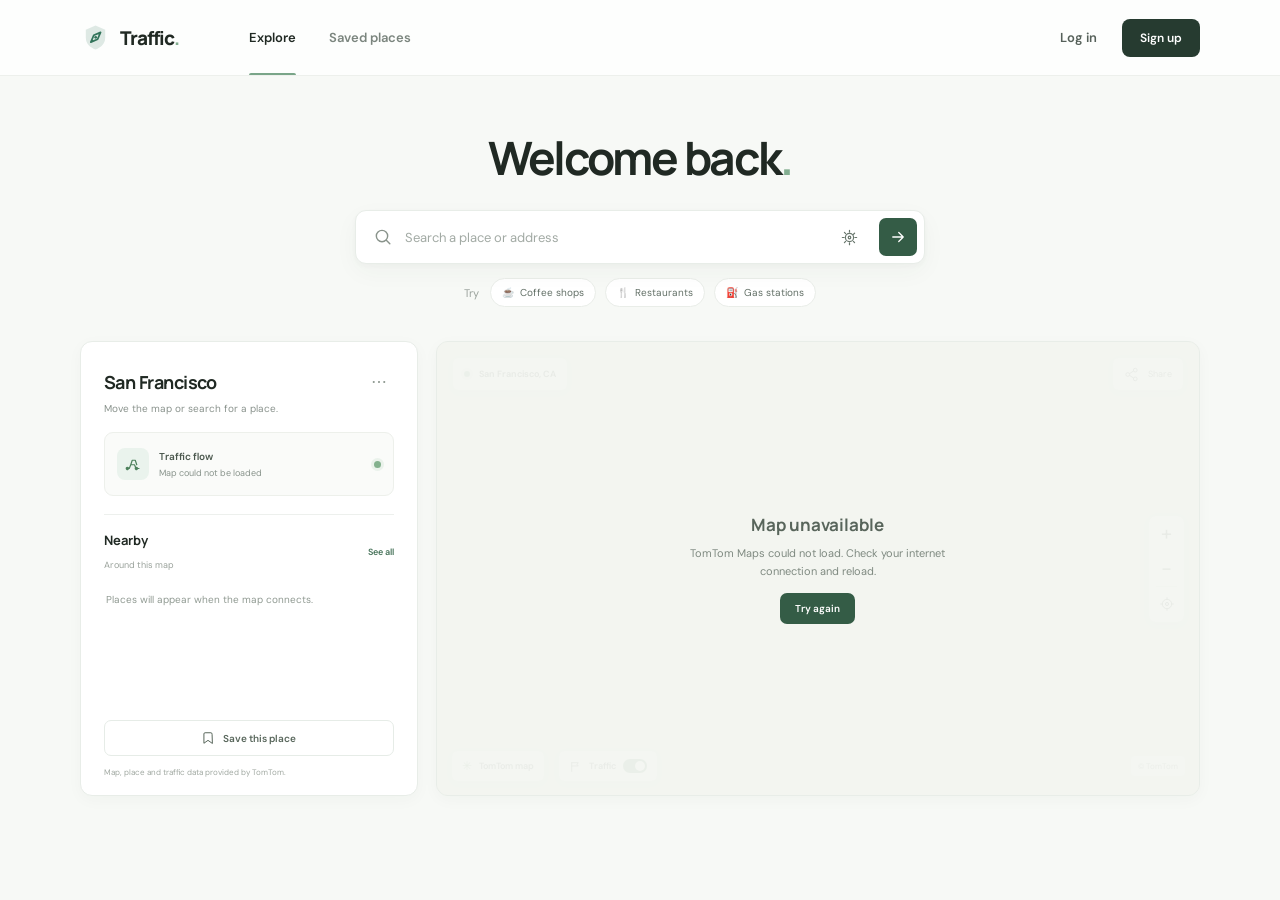
<file: index.html>
<!doctype html>
<html lang="en">
  <head>
    <meta charset="utf-8">
    <meta name="viewport" content="width=device-width, initial-scale=1">
    <meta name="theme-color" content="#f7f9f6">
    <meta name="description" content="Find places, preview your route, and check local traffic.">
    <title>Traffic</title>
    <link rel="preconnect" href="https://fonts.googleapis.com">
    <link rel="preconnect" href="https://fonts.gstatic.com" crossorigin>
    <link href="https://fonts.googleapis.com/css2?family=DM+Sans:wght@400;500;600;700&family=Manrope:wght@400;500;600;700;800&display=swap" rel="stylesheet">
    <link rel="stylesheet" href="https://api.tomtom.com/maps-sdk-for-web/cdn/6.x/6.25.0/maps/maps.css">
    <link rel="stylesheet" href="style.css">
    <script src="https://api.tomtom.com/maps-sdk-for-web/cdn/6.x/6.25.0/maps/maps-web.min.js" defer></script>
    <script src="tomtom-config.js" defer></script>
    <script src="script.js" defer></script>
  </head>
  <body>
    <header class="topbar">
      <a class="brand" href="#" aria-label="Wayfinder home">
        <span class="brand-mark" aria-hidden="true">
          <svg viewBox="0 0 32 32" fill="none"><path d="M16 3.5 26 8v8.1c0 6.3-4.2 10.2-10 12.4-5.8-2.2-10-6.1-10-12.4V8l10-4.5Z" fill="currentColor" opacity=".15"/><path d="m11.2 20.8 3-7.1 7-3-3 7.1-7 3Z" stroke="currentColor" stroke-width="1.8" stroke-linejoin="round"/><circle cx="16.2" cy="15.8" r="1.4" fill="currentColor"/></svg>
        </span>
        <span>Traffic<span class="brand-period">.</span></span>
      </a>

      <nav class="main-nav" aria-label="Main menu">
        <a class="nav-link is-current" id="explore-link" href="#explore" aria-current="page">Explore</a>
        <a class="nav-link" href="saved.html" data-view="saved">Saved places</a>
        <a class="nav-link" id="account-manager-link" href="#account-manager" hidden>Account manager</a>
        <a class="nav-link" id="account-settings-link" href="settings.html" hidden>Settings</a>
      </nav>

      <div class="account-actions">
        <button class="button button-quiet" type="button" data-auth="login">Log in</button>
        <button class="button button-dark button-small" type="button" data-auth="signup">Sign up</button>
        <span class="signed-in-label" id="signed-in-label" hidden></span>
        <button class="button button-quiet sign-out-button" id="sign-out-button" type="button" hidden>Log out</button>
      </div>
    </header>

    <main id="explore">
      <section class="intro" aria-labelledby="page-title">
        <div class="intro-copy">
          <h1 id="page-title">Welcome back<span class="heading-period">.</span></h1>
        </div>

        <div class="search-wrap">
          <form class="search-box" id="search-form" role="search">
            <svg class="search-icon" viewBox="0 0 24 24" aria-hidden="true"><circle cx="10.8" cy="10.8" r="6.8"/><path d="m16 16 4.2 4.2"/></svg>
            <label class="visually-hidden" for="location-search">Search for a place or address</label>
            <input id="location-search" name="location" type="search" placeholder="Search a place or address" autocomplete="off" aria-autocomplete="list" aria-expanded="false" aria-controls="search-suggestions">
            <button class="location-button" id="locate-button" type="button" aria-label="Use my current location" title="Use my current location">
              <svg viewBox="0 0 24 24" aria-hidden="true"><path d="M12 3v2.2m0 13.6V21m9-9h-2.2M5.2 12H3m15.4-5.4-1.5 1.5M7.1 16.9l-1.5 1.5m12.8 0-1.5-1.5M7.1 7.1 5.6 5.6"/><circle cx="12" cy="12" r="5.2"/><circle cx="12" cy="12" r="1.6"/></svg>
            </button>
            <button class="search-submit" type="submit" aria-label="Search">
              <svg viewBox="0 0 24 24" aria-hidden="true"><path d="M5 12h14m-6-6 6 6-6 6"/></svg>
            </button>
          </form>
          <div class="suggestions" id="search-suggestions" role="listbox" aria-label="Suggested places" hidden></div>
          <p class="search-feedback" id="search-feedback" role="status" aria-live="polite"></p>
        </div>

        <div class="quick-searches" aria-label="Popular searches">
          <span class="quick-label">Try</span>
          <button type="button" class="suggestion-chip" data-place="Coffee shops">☕ <span>Coffee shops</span></button>
          <button type="button" class="suggestion-chip" data-place="Restaurants">🍴 <span>Restaurants</span></button>
          <button type="button" class="suggestion-chip" data-place="Gas stations">⛽ <span>Gas stations</span></button>
        </div>
      </section>

      <section class="workspace" aria-label="Map and place details">
        <aside class="place-panel" aria-label="Nearby places">
          <div class="panel-heading">
            <div>
              <h2 id="place-title">San Francisco</h2>
            </div>
            <button class="icon-button" type="button" id="more-button" aria-label="More place options" title="More options">
              <svg viewBox="0 0 24 24" aria-hidden="true"><circle cx="5" cy="12" r="1.4" fill="currentColor" stroke="none"/><circle cx="12" cy="12" r="1.4" fill="currentColor" stroke="none"/><circle cx="19" cy="12" r="1.4" fill="currentColor" stroke="none"/></svg>
            </button>
          </div>
          <p class="panel-subtitle" id="place-subtitle">Move the map or search for a place.</p>

          <div class="traffic-summary" aria-live="polite">
            <span class="traffic-summary-icon" aria-hidden="true">
              <svg viewBox="0 0 24 24"><path d="M4 18h3l2-5h5l2 5h4M6 18a1.5 1.5 0 1 0 0 .01M18 18a1.5 1.5 0 1 0 0 .01M9 13l2-6h4l2 6"/></svg>
            </span>
            <span class="traffic-summary-copy"><strong>Traffic flow</strong><span id="traffic-status">Connecting to TomTom…</span></span>
            <span class="traffic-live-dot" id="traffic-live-dot" aria-hidden="true"></span>
          </div>

          <div class="panel-divider"></div>
          <div class="section-heading">
            <div><h3>Nearby</h3><span class="muted-caption" id="nearby-caption">Around this map</span></div>
            <button class="text-button" type="button" id="see-all-button">See all</button>
          </div>
          <div class="nearby-list" id="nearby-list" aria-live="polite">
            <p class="nearby-message">Places will appear when the map connects.</p>
          </div>
          <button class="save-place-button" id="save-place-button" type="button">
            <svg viewBox="0 0 24 24" aria-hidden="true"><path d="M19 21l-7-5-7 5V5a2 2 0 0 1 2-2h10a2 2 0 0 1 2 2z"/></svg>
            <span>Save this area</span>
          </button>
          <p class="panel-note">Map, place and traffic data provided by TomTom.</p>
        </aside>

        <div class="map-card" aria-label="TomTom interactive map">
          <div class="map-canvas" id="map-canvas" aria-label="Interactive map"></div>
          <div class="map-error" id="map-error" role="status" hidden>
            <strong>Map unavailable</strong>
            <span id="map-error-message">Check your connection and TomTom API key.</span>
            <button type="button" id="map-retry">Try again</button>
          </div>

          <div class="map-top-controls">
            <div class="map-location-pill"><span class="live-dot"></span><span id="map-location-label">San Francisco, CA</span></div>
            <button class="map-action" id="share-button" type="button">
              <svg viewBox="0 0 24 24" aria-hidden="true"><circle cx="18" cy="5" r="3"/><circle cx="6" cy="12" r="3"/><circle cx="18" cy="19" r="3"/><path d="m8.7 10.7 6.6-4.4m-6.6 7 6.6 4.4"/></svg>
              <span>Share</span>
            </button>
          </div>

          <div class="map-controls" aria-label="Map controls">
            <button class="map-control-button" id="zoom-in" type="button" aria-label="Zoom in">+</button>
            <button class="map-control-button" id="zoom-out" type="button" aria-label="Zoom out">−</button>
            <span class="control-rule"></span>
            <button class="map-control-button locate-map-button" id="map-locate" type="button" aria-label="Center on my location" title="Center on my location">
              <svg viewBox="0 0 24 24" aria-hidden="true"><circle cx="12" cy="12" r="7"/><circle cx="12" cy="12" r="2.3"/><path d="M12 2v3m0 14v3M2 12h3m14 0h3"/></svg>
            </button>
          </div>

          <div class="map-bottom-bar">
            <span class="preview-label"><span class="preview-symbol">✳</span> TomTom map</span>
            <button class="traffic-toggle is-on" id="traffic-toggle" type="button" aria-pressed="true">
              <svg viewBox="0 0 24 24" aria-hidden="true"><path d="M5 21V5m0 0h12l-2.2 3L17 11H5"/></svg>
              <span>Traffic</span>
              <span class="toggle-track"><span class="toggle-thumb"></span></span>
            </button>
            <span class="map-attribution">© TomTom</span>
          </div>
        </div>
      </section>

      <section class="account-manager" id="account-manager" aria-labelledby="account-manager-title" hidden>
        <div class="account-manager-heading">
          <div>
            <h2 id="account-manager-title">Account manager</h2>
            <p>Manage accounts registered in this browser.</p>
          </div>
        </div>
        <p class="account-manager-notice">Local demo only: accounts are stored on this device. These controls are not secure against browser users or modified page code; use server-side authentication and storage before publishing.</p>
        <form class="account-form" id="account-form">
          <label for="managed-username">Username</label>
          <input id="managed-username" name="username" type="text" minlength="3" maxlength="30" autocomplete="off" required>
          <label for="managed-email">Email address</label>
          <input id="managed-email" name="email" type="email" autocomplete="off" required>
          <label for="managed-password">Password <span id="managed-password-hint">Required for new accounts</span></label>
          <input id="managed-password" name="password" type="password" minlength="8" autocomplete="new-password">
          <div class="account-form-actions">
            <button class="button button-dark button-small" id="account-submit" type="submit">Add account</button>
            <button class="button button-quiet" id="account-cancel" type="button" hidden>Cancel edit</button>
          </div>
          <p class="account-feedback" id="account-feedback" role="status" aria-live="polite"></p>
        </form>
        <div class="account-list" id="account-list" aria-live="polite"></div>
      </section>

    </main>

    <div class="modal-backdrop" id="auth-modal" hidden>
      <section class="auth-modal" role="dialog" aria-modal="true" aria-labelledby="auth-title">
        <button class="modal-close" id="modal-close" type="button" aria-label="Close dialog">
          <svg viewBox="0 0 24 24" aria-hidden="true"><path d="m6 6 12 12M18 6 6 18"/></svg>
        </button>
        <a class="brand modal-brand" href="#" aria-label="Wayfinder home">
          <span class="brand-mark" aria-hidden="true"><svg viewBox="0 0 32 32" fill="none"><path d="M16 3.5 26 8v8.1c0 6.3-4.2 10.2-10 12.4-5.8-2.2-10-6.1-10-12.4V8l10-4.5Z" fill="currentColor" opacity=".15"/><path d="m11.2 20.8 3-7.1 7-3-3 7.1-7 3Z" stroke="currentColor" stroke-width="1.8" stroke-linejoin="round"/><circle cx="16.2" cy="15.8" r="1.4" fill="currentColor"/></svg></span>
          <span>wayfinder<span class="brand-period">.</span></span>
        </a>
        <h2 id="auth-title">Welcome back</h2>
        <p class="auth-intro" id="auth-intro">Log in to pick up where you left off.</p>
        <form id="auth-form">
          <div id="auth-signup-username-field" hidden>
            <label for="auth-username">Username</label>
            <input id="auth-username" name="username" type="text" minlength="3" maxlength="30" autocomplete="username">
          </div>
          <label id="auth-identifier-label" for="auth-email">Email address</label>
          <input id="auth-email" name="email" type="text" placeholder="you@example.com or admin username" autocomplete="username" required>
          <label for="auth-password">Password</label>
          <input id="auth-password" name="password" type="password" placeholder="At least 8 characters" minlength="8" autocomplete="current-password" required>
          <div class="auth-confirm-field" id="auth-confirm-field" hidden>
            <label for="auth-confirm-password">Confirm password</label>
            <input id="auth-confirm-password" name="confirmPassword" type="password" placeholder="Enter your password again" minlength="8" autocomplete="new-password">
          </div>
          <p class="auth-feedback" id="auth-feedback" role="status" aria-live="polite"></p>
          <button class="button button-dark auth-submit" id="auth-submit" type="submit">Log in</button>
        </form>
        <p class="auth-switch" id="auth-switch">New to Wayfinder? <button type="button" data-auth="signup">Create an account</button></p>
        <p class="auth-note">Local demo only. Don’t reuse a real password; accounts aren’t verified by a server.</p>
      </section>
    </div>
    <div class="toast" id="toast" role="status" aria-live="polite"></div>

  </body>
</html>
</file>
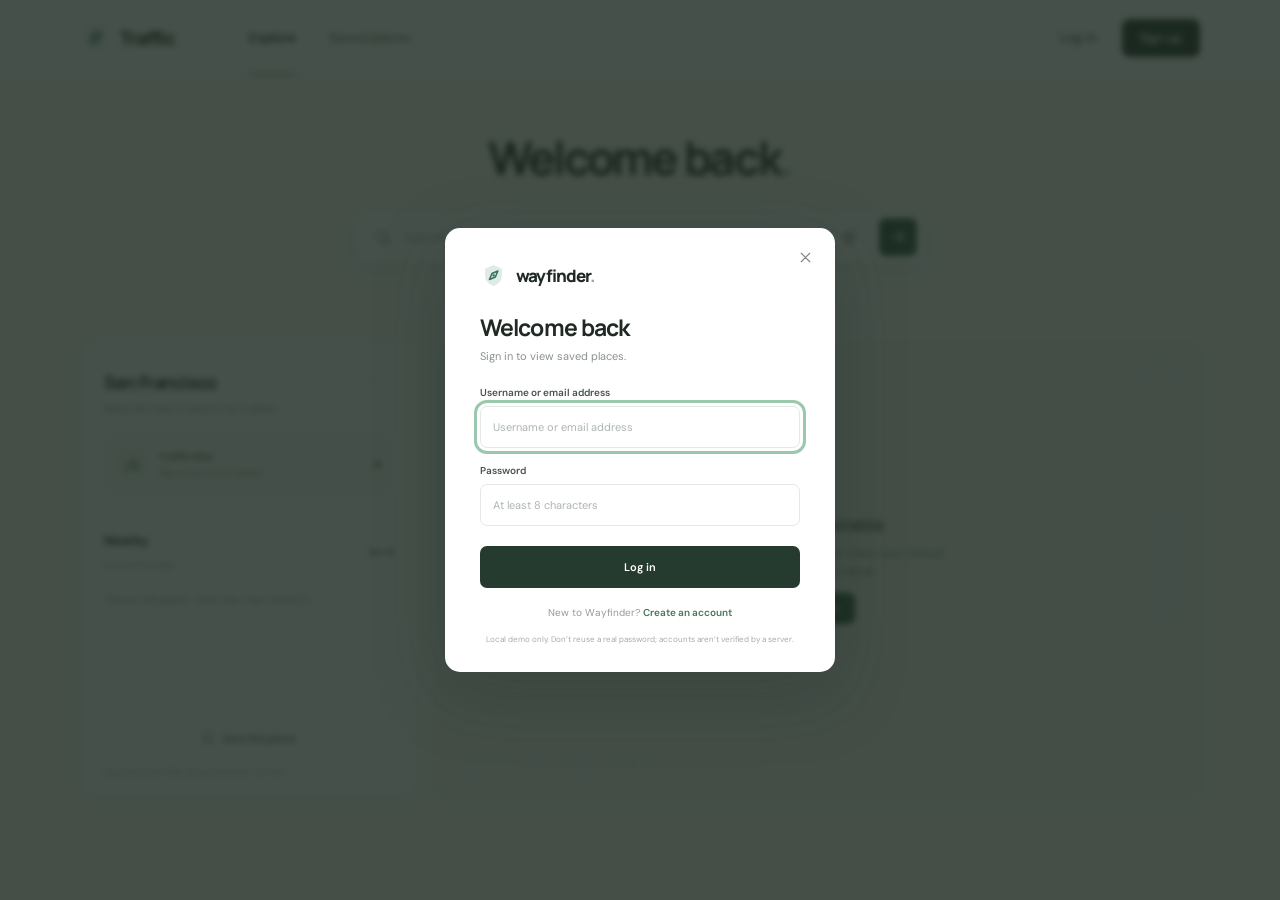
<file: saved.html>
<!doctype html>
<html lang="en">
  <head>
    <meta charset="utf-8">
    <meta name="viewport" content="width=device-width, initial-scale=1">
    <meta name="theme-color" content="#f7f9f6">
    <meta name="description" content="Your saved places.">
    <title>Saved places | Traffic</title>
    <link rel="preconnect" href="https://fonts.googleapis.com">
    <link rel="preconnect" href="https://fonts.gstatic.com" crossorigin>
    <link href="https://fonts.googleapis.com/css2?family=DM+Sans:wght@400;500;600;700&family=Manrope:wght@400;500;600;700;800&display=swap" rel="stylesheet">
    <link rel="stylesheet" href="style.css">
    <script src="saved.js" defer></script>
  </head>
  <body>
    <header class="topbar">
      <a class="brand" href="index.html" aria-label="Wayfinder home">
        <span class="brand-mark" aria-hidden="true">
          <svg viewBox="0 0 32 32" fill="none"><path d="M16 3.5 26 8v8.1c0 6.3-4.2 10.2-10 12.4-5.8-2.2-10-6.1-10-12.4V8l10-4.5Z" fill="currentColor" opacity=".15"/><path d="m11.2 20.8 3-7.1 7-3-3 7.1-7 3Z" stroke="currentColor" stroke-width="1.8" stroke-linejoin="round"/><circle cx="16.2" cy="15.8" r="1.4" fill="currentColor"/></svg>
        </span>
        <span>Traffic<span class="brand-period">.</span></span>
      </a>
      <nav class="main-nav" aria-label="Main menu">
        <a class="nav-link" href="index.html">Explore</a>
        <a class="nav-link is-current" href="saved.html" aria-current="page">Saved places</a>
        <a class="nav-link" id="saved-account-manager-link" href="index.html#account-manager" hidden>Account manager</a>
        <a class="nav-link" id="saved-account-settings-link" href="settings.html" hidden>Settings</a>
      </nav>
      <div class="account-actions">
        <span class="signed-in-label" id="saved-user-label" hidden></span>
        <button class="button button-quiet sign-out-button" id="saved-sign-out" type="button" hidden>Log out</button>
      </div>
    </header>
    <main class="saved-main" id="saved-main" hidden>
      <section class="saved-page" aria-labelledby="saved-title">
        <div class="saved-heading">
          <h1 id="saved-title">Saved places</h1>
          <a class="button button-dark button-small" href="index.html">Explore map</a>
        </div>
        <p class="saved-feedback" id="saved-feedback" role="status" aria-live="polite"></p>
        <div class="saved-list" id="saved-list"></div>
      </section>
    </main>
  </body>
</html>
</file>
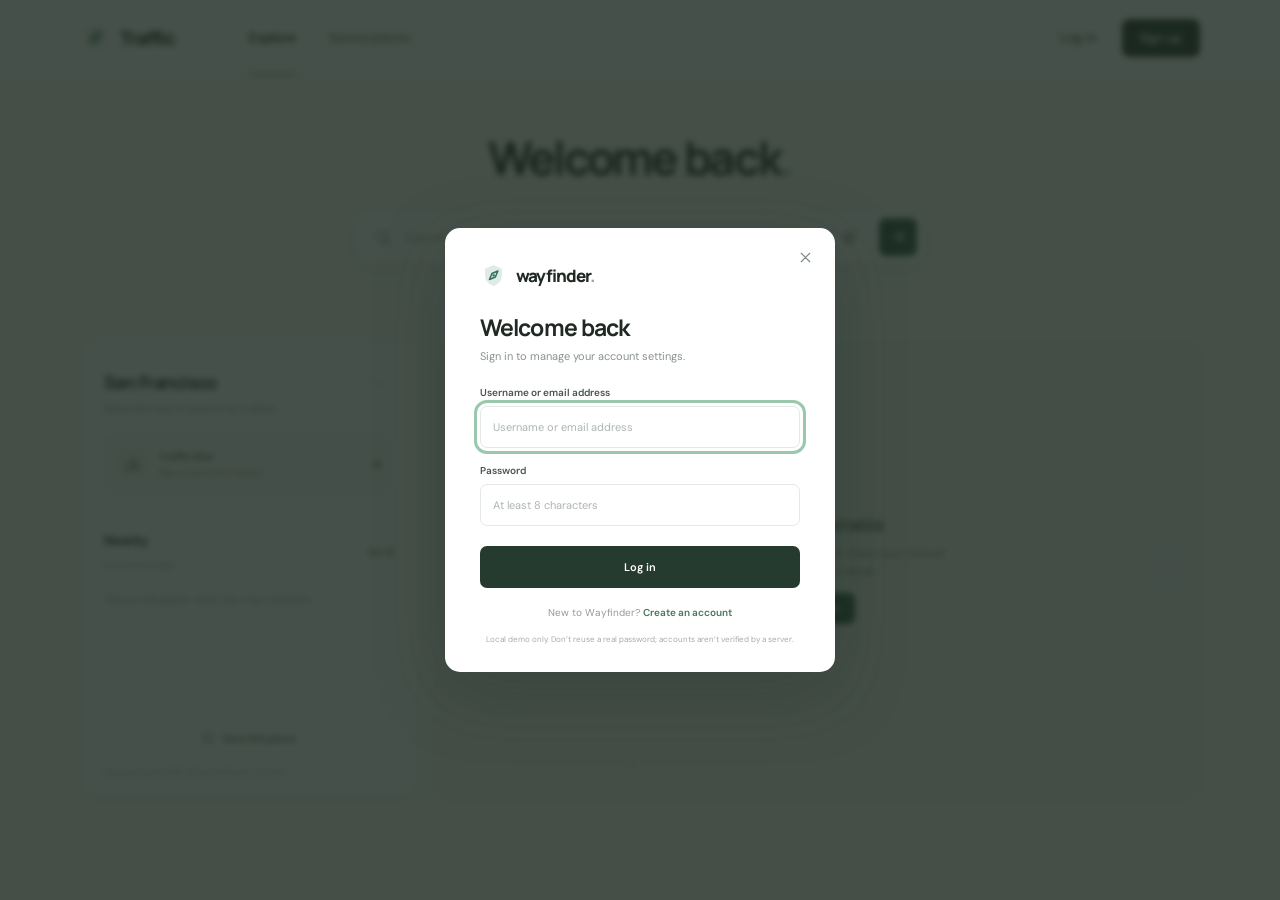
<file: settings.html>
<!doctype html>
<html lang="en">
  <head>
    <meta charset="utf-8">
    <meta name="viewport" content="width=device-width, initial-scale=1">
    <meta name="theme-color" content="#f7f9f6">
    <meta name="description" content="Manage your account and appearance settings.">
    <title>Settings | Traffic</title>
    <link rel="preconnect" href="https://fonts.googleapis.com">
    <link rel="preconnect" href="https://fonts.gstatic.com" crossorigin>
    <link href="https://fonts.googleapis.com/css2?family=DM+Sans:wght@400;500;600;700&family=Manrope:wght@400;500;600;700;800&display=swap" rel="stylesheet">
    <link rel="stylesheet" href="style.css">
    <script src="settings.js" defer></script>
  </head>
  <body>
    <header class="topbar">
      <a class="brand" href="index.html" aria-label="Wayfinder home">
        <span class="brand-mark" aria-hidden="true">
          <svg viewBox="0 0 32 32" fill="none"><path d="M16 3.5 26 8v8.1c0 6.3-4.2 10.2-10 12.4-5.8-2.2-10-6.1-10-12.4V8l10-4.5Z" fill="currentColor" opacity=".15"/><path d="m11.2 20.8 3-7.1 7-3-3 7.1-7 3Z" stroke="currentColor" stroke-width="1.8" stroke-linejoin="round"/><circle cx="16.2" cy="15.8" r="1.4" fill="currentColor"/></svg>
        </span>
        <span>Traffic<span class="brand-period">.</span></span>
      </a>
      <nav class="main-nav" aria-label="Main menu">
        <a class="nav-link" href="index.html">Explore</a>
        <a class="nav-link" href="saved.html">Saved places</a>
        <a class="nav-link" id="settings-account-manager-link" href="index.html#account-manager" hidden>Account manager</a>
        <a class="nav-link is-current" href="settings.html" aria-current="page">Settings</a>
      </nav>
      <div class="account-actions">
        <span class="signed-in-label" id="settings-user-label" hidden></span>
        <button class="button button-quiet sign-out-button" id="settings-sign-out" type="button" hidden>Log out</button>
      </div>
    </header>
    <main class="saved-main" id="settings-main" hidden>
      <section class="account-settings" aria-labelledby="account-settings-title">
        <div class="account-settings-heading">
          <h1 id="account-settings-title">Settings</h1>
          <p>Update your login details and appearance.</p>
        </div>
        <form class="settings-form" id="settings-form">
          <label for="settings-username">Username</label>
          <input id="settings-username" name="username" type="text" minlength="3" maxlength="30" autocomplete="username" required>
          <label for="settings-current-password">Current password</label>
          <input id="settings-current-password" name="currentPassword" type="password" autocomplete="current-password" required>
          <label for="settings-new-password">New password <span>Leave blank to keep the current password</span></label>
          <input id="settings-new-password" name="newPassword" type="password" minlength="8" autocomplete="new-password">
          <label for="settings-confirm-password">Confirm new password</label>
          <input id="settings-confirm-password" name="confirmPassword" type="password" minlength="8" autocomplete="new-password">
          <div class="settings-theme">
            <label for="theme-select">Theme</label>
            <select id="theme-select" name="theme">
              <option value="light">Light</option>
              <option value="dark">Dark</option>
            </select>
          </div>
          <div class="account-form-actions">
            <button class="button button-dark button-small" id="settings-save" type="submit">Save account settings</button>
          </div>
          <p class="account-feedback" id="settings-feedback" role="status" aria-live="polite"></p>
        </form>
      </section>
    </main>
  </body>
</html>
</file>
<file: style.css>
:root {
  color-scheme: light;
  --ink: #202923;
  --muted: #7c867e;
  --line: #e9ede8;
  --paper: #ffffff;
  --canvas: #f7f9f6;
  --green: #32745a;
  --green-dark: #285b47;
  --soft-green: #eaf3ed;
  --font-body: "DM Sans", sans-serif;
  --font-heading: "Manrope", sans-serif;
  font-family: var(--font-body);
  color: var(--ink);
  background: var(--canvas);
  font-synthesis: none;
  text-rendering: optimizeLegibility;
  -webkit-font-smoothing: antialiased;
  -moz-osx-font-smoothing: grayscale;
}

:root[data-theme="dark"] {
  color-scheme: dark;
  --ink: #e8eee9;
  --muted: #a4b0a7;
  --line: #36433a;
  --paper: #202a23;
  --canvas: #151c17;
  --green: #8fbea0;
  --green-dark: #a3ccb0;
  --soft-green: #283b2e;
  background: var(--canvas);
}

* { box-sizing: border-box; }
body { margin: 0; min-width: 320px; min-height: 100vh; }
button, input { font: inherit; }
button { color: inherit; }
a { color: inherit; text-decoration: none; }
button:focus-visible, a:focus-visible, input:focus-visible { outline: 3px solid #9ac8ac; outline-offset: 3px; }
[hidden] { display: none !important; }
.visually-hidden { position: absolute; width: 1px; height: 1px; padding: 0; margin: -1px; overflow: hidden; clip: rect(0,0,0,0); white-space: nowrap; border: 0; }

.topbar {
  height: 76px;
  padding: 0 clamp(24px, 6.25vw, 100px);
  display: flex;
  align-items: center;
  border-bottom: 1px solid #edf0ec;
  background: rgba(255,255,255,.82);
}
.brand { display: inline-flex; align-items: center; gap: 9px; font: 800 19px var(--font-heading); letter-spacing: -1px; }
.brand-mark { width: 31px; height: 31px; display: grid; place-items: center; color: var(--green); }
.brand-mark svg { width: 100%; height: 100%; }
.brand-period, .heading-period { color: #83ae91; }
.main-nav { height: 100%; display: flex; align-items: center; gap: 33px; margin-left: 70px; }
.nav-link { height: 100%; display: inline-flex; align-items: center; position: relative; color: #7b857e; font-size: 13px; font-weight: 600; transition: color .2s; }
.nav-link:hover, .nav-link.is-current { color: var(--ink); }
.nav-link.is-current::after { content: ""; position: absolute; height: 2px; bottom: 0; left: 0; right: 0; background: #79a588; border-radius: 4px 4px 0 0; }
.account-actions { margin-left: auto; display: flex; align-items: center; gap: 12px; }
.signed-in-label { max-width: 190px; overflow: hidden; color: #56615a; font-size: 11px; font-weight: 600; text-overflow: ellipsis; white-space: nowrap; }
.sign-out-button { padding: 9px 10px; font-size: 11px; }
.button { border: 0; cursor: pointer; transition: transform .16s, background .16s, box-shadow .16s; }
.button:hover { transform: translateY(-1px); }
.button-quiet { padding: 10px 13px; background: transparent; color: #56615a; font-weight: 600; font-size: 13px; }
.button-quiet:hover { color: var(--ink); }
.button-dark { color: white; background: #263b30; font-weight: 600; }
.button-dark:hover { background: #355644; box-shadow: 0 5px 14px #263b3020; }
.button-small { padding: 11px 18px; border-radius: 8px; font-size: 12px; }

:root[data-theme="dark"] .topbar,
:root[data-theme="dark"] .place-panel,
:root[data-theme="dark"] .map-card,
:root[data-theme="dark"] .account-manager,
:root[data-theme="dark"] .account-settings,
:root[data-theme="dark"] .saved-item,
:root[data-theme="dark"] .auth-modal,
:root[data-theme="dark"] .toast { background-color: var(--paper); color: var(--ink); }
:root[data-theme="dark"] body { background: var(--canvas); }
:root[data-theme="dark"] .topbar { border-color: var(--line); background: #1b241eeb; }
:root[data-theme="dark"] .nav-link { color: #a2ada4; }
:root[data-theme="dark"] .nav-link:hover,
:root[data-theme="dark"] .nav-link.is-current { color: var(--ink); }
:root[data-theme="dark"] .signed-in-label,
:root[data-theme="dark"] .button-quiet { color: #c1ccc3; }
:root[data-theme="dark"] .button-dark { background: #477357; color: white; }
:root[data-theme="dark"] .button-dark:hover { background: #568566; }
:root[data-theme="dark"] .search-box,
:root[data-theme="dark"] .suggestions,
:root[data-theme="dark"] .suggestion-option,
:root[data-theme="dark"] .suggestion-chip,
:root[data-theme="dark"] .traffic-summary,
:root[data-theme="dark"] .save-place-button,
:root[data-theme="dark"] .account-form input,
:root[data-theme="dark"] .settings-form input,
:root[data-theme="dark"] .settings-form select,
:root[data-theme="dark"] .account-action { border-color: var(--line); background-color: #202a23; color: var(--ink); }
:root[data-theme="dark"] .suggestion-option:hover,
:root[data-theme="dark"] .suggestion-option:focus-visible,
:root[data-theme="dark"] .suggestion-option[aria-selected="true"],
:root[data-theme="dark"] .suggestion-chip:hover,
:root[data-theme="dark"] .save-place-button:hover,
:root[data-theme="dark"] .save-place-button.is-saved,
:root[data-theme="dark"] .account-action:hover { background-color: #2a3a2f; }
:root[data-theme="dark"] .nearby-item { border-color: #303b33; }
:root[data-theme="dark"] .nearby-copy strong,
:root[data-theme="dark"] .section-heading h3,
:root[data-theme="dark"] .panel-heading h2,
:root[data-theme="dark"] .account-item-identity strong,
:root[data-theme="dark"] .saved-item-link strong { color: #e1e9e2; }
:root[data-theme="dark"] .account-item-identity span { color: #a0ada3; }
:root[data-theme="dark"] .panel-subtitle,
:root[data-theme="dark"] .muted-caption,
:root[data-theme="dark"] .nearby-copy span,
:root[data-theme="dark"] .nearby-message,
:root[data-theme="dark"] .saved-item-link span,
:root[data-theme="dark"] .account-manager-heading p,
:root[data-theme="dark"] .saved-empty { color: #a0ada3; }
:root[data-theme="dark"] .panel-divider { background: var(--line); }
:root[data-theme="dark"] .traffic-summary { border-color: var(--line); background: #1b251e; }
:root[data-theme="dark"] .traffic-summary-copy strong { color: #d3ded5; }
:root[data-theme="dark"] .traffic-summary-copy span { color: #a0ada3; }
:root[data-theme="dark"] .account-manager-notice { background: #3b3522; color: #e0d49c; }
:root[data-theme="dark"] .account-item { border-color: var(--line); }
:root[data-theme="dark"] .account-action { border-color: #465349; color: #a8d1b3; }
:root[data-theme="dark"] .account-action-danger { color: #e6a397; }
:root[data-theme="dark"] .account-action-danger:hover { background: #422b29; }
:root[data-theme="dark"] .account-form input:disabled { background: #29342c; color: #aab6ac; }
:root[data-theme="dark"] .auth-modal input { border-color: var(--line); background: #1b251e; color: var(--ink); }
:root[data-theme="dark"] .auth-modal h2,
:root[data-theme="dark"] .auth-modal label,
:root[data-theme="dark"] .settings-form label { color: #dbe5dc; }
:root[data-theme="dark"] .auth-intro,
:root[data-theme="dark"] .auth-switch,
:root[data-theme="dark"] .auth-note { color: #a0ada3; }
:root[data-theme="dark"] .modal-close:hover { background: #2b382f; }
:root[data-theme="dark"] .account-settings { border: 1px solid var(--line); }
:root[data-theme="dark"] .map-error { background: #172019ed; color: #d8e2d9; }
:root[data-theme="dark"] .map-error span { color: #aab6ac; }

main { max-width: 1440px; margin: 0 auto; padding: 0 clamp(24px, 6.25vw, 100px); }
.intro { position: relative; padding-top: 55px; }
.intro-copy { text-align: center; }
.eyebrow { display: flex; justify-content: center; align-items: center; gap: 8px; color: #87918a; font-size: 9px; font-weight: 700; letter-spacing: 1.35px; margin: 0 0 12px; }
.eyebrow-dot, .live-dot { height: 7px; width: 7px; background: #85b195; border-radius: 50%; box-shadow: 0 0 0 3px #85b19522; }
h1, h2, h3, p { margin-top: 0; }
h1 { font: 700 clamp(32px, 4.1vw, 46px)/1.18 var(--font-heading); letter-spacing: -2.3px; margin: 0; }
.intro-subtitle { margin: 10px 0 0; color: #818a83; font-size: 13px; }
.search-wrap { width: min(100%, 570px); margin: 25px auto 0; position: relative; z-index: 5; }
.search-box { height: 54px; display: flex; align-items: center; gap: 12px; padding: 6px 7px 6px 17px; background: var(--paper); border: 1px solid #e8ede8; box-shadow: 0 8px 24px #3045360a, 0 2px 5px #30453608; border-radius: 11px; }
.search-icon { flex: 0 0 20px; width: 20px; height: 20px; stroke: #89938b; stroke-width: 1.7; fill: none; stroke-linecap: round; }
.search-box input { min-width: 0; flex: 1; height: 100%; padding: 0; outline: none; border: 0; background: transparent; color: var(--ink); font-size: 13px; }
.search-box input:focus-visible { outline: none; }
.search-box input::placeholder { color: #a2aaa4; }
.location-button, .icon-button, .modal-close { border: 0; background: transparent; display: grid; place-items: center; cursor: pointer; }
.location-button { width: 36px; height: 36px; border-radius: 7px; color: #69776d; }
.location-button:hover, .icon-button:hover { background: #f2f5f1; }
.location-button svg { width: 19px; height: 19px; fill: none; stroke: currentColor; stroke-width: 1.55; stroke-linecap: round; }
.search-submit { width: 38px; height: 38px; display: grid; place-items: center; flex: 0 0 38px; color: white; border: 0; border-radius: 7px; background: #345c46; cursor: pointer; transition: background .18s; }
.search-submit:hover { background: #244a36; }
.search-submit svg { width: 18px; height: 18px; fill: none; stroke: currentColor; stroke-width: 1.7; stroke-linecap: round; stroke-linejoin: round; }
.suggestions { position: absolute; left: 0; right: 0; top: calc(100% + 7px); overflow: hidden; padding: 5px; background: white; border: 1px solid var(--line); border-radius: 10px; box-shadow: 0 12px 30px #28392b19; }
.suggestion-option { display: flex; align-items: center; gap: 12px; width: 100%; padding: 11px 12px; border: 0; border-radius: 6px; background: white; color: #536058; cursor: pointer; text-align: left; font-size: 12px; }
.suggestion-option:hover, .suggestion-option:focus-visible { background: #f3f7f3; }
.suggestion-option svg { width: 17px; height: 17px; flex: 0 0 17px; fill: none; stroke: #8a988d; stroke-width: 1.6; }
.search-feedback { position: absolute; top: calc(100% + 9px); left: 3px; margin: 0; color: #a94d3b; font-size: 11px; }
.quick-searches { display: flex; justify-content: center; align-items: center; gap: 9px; margin-top: 14px; }
.quick-label { color: #9aa29c; font-size: 11px; margin-right: 2px; }
.suggestion-chip { padding: 7px 11px; display: inline-flex; align-items: center; gap: 6px; color: #637067; background: #fff; border: 1px solid #e9ede8; border-radius: 20px; font-size: 10px; cursor: pointer; transition: border-color .16s, background .16s; }
.suggestion-chip:hover { background: #f1f6f1; border-color: #c9d9cc; }

.workspace { display: grid; grid-template-columns: minmax(275px, 0.76fr) minmax(0, 1.72fr); gap: 18px; margin-top: 34px; align-items: stretch; }
.place-panel, .map-card { min-height: 438px; background: white; border: 1px solid #e8ede8; border-radius: 12px; box-shadow: 0 4px 16px #28392b08; }
.place-panel { padding: 23px 21px 16px; display: flex; flex-direction: column; }
.panel-heading { display: flex; justify-content: space-between; align-items: center; }
.panel-kicker { margin: 0 0 5px; color: #97a199; font-size: 8px; font-weight: 700; letter-spacing: 1.15px; }
.panel-heading h2 { margin: 0; font: 700 18px var(--font-heading); letter-spacing: -.55px; }
.icon-button { width: 30px; height: 30px; border-radius: 7px; color: #8a958d; }
.icon-button svg { width: 18px; height: 18px; fill: currentColor; }
.panel-subtitle { margin: 5px 0 17px; color: #8a938d; font-size: 10px; }
.weather-card { min-height: 77px; padding: 12px; display: flex; align-items: center; gap: 9px; border-radius: 9px; background: #f6f8f3; }
.weather-icon { font-size: 23px; line-height: 1; }
.weather-temp { font: 600 23px var(--font-heading); letter-spacing: -1px; }
.weather-unit { margin-left: 2px; color: #8c958e; font-size: 10px; }
.weather-meta { display: flex; flex-direction: column; gap: 4px; margin-left: auto; color: #737e75; font-size: 9px; }
.weather-meta span + span { color: #9aa39c; font-size: 8px; }
.weather-high-low { align-self: flex-start; margin-left: 4px; padding-top: 3px; color: #89938b; font-size: 8px; white-space: nowrap; }
.weather-high-low span { color: #c3c9c4; padding: 0 2px; }
.panel-divider { height: 1px; margin: 18px 0 16px; background: #edf0ed; }
.section-heading { display: flex; justify-content: space-between; align-items: center; margin-bottom: 5px; }
.section-heading h3 { margin: 0 0 3px; font: 700 13px var(--font-heading); }
.muted-caption { color: #9aa29b; font-size: 9px; }
.text-button { padding: 5px 0 5px 8px; color: #47735a; border: 0; background: none; font-size: 9px; font-weight: 600; cursor: pointer; }
.text-button:hover { color: #244a36; text-decoration: underline; }
.nearby-list { display: flex; flex-direction: column; }
.nearby-item { min-width: 0; display: flex; align-items: center; gap: 9px; padding: 10px 0; border: 0; border-bottom: 1px solid #f0f2ef; background: transparent; text-align: left; cursor: pointer; }
.nearby-item:hover .nearby-copy strong { color: var(--green); }
.place-icon { width: 31px; height: 31px; flex: 0 0 31px; display: grid; place-items: center; border-radius: 8px; font-size: 14px; }
.coffee-icon { background: #f7eee6; color: #9e6d4a; }
.food-icon { background: #f8efeb; color: #bd7761; }
.park-icon { background: #eaf3e8; color: #6d9a71; }
.nearby-copy { min-width: 0; display: flex; flex-direction: column; gap: 4px; }
.nearby-copy strong { overflow: hidden; color: #424e45; font-size: 10px; font-weight: 600; text-overflow: ellipsis; white-space: nowrap; transition: color .15s; }
.nearby-copy span { color: #9aa29c; font-size: 8px; }
.place-distance { margin-left: auto; padding-left: 5px; color: #89938b; font-size: 8px; white-space: nowrap; }
.save-place-button { display: flex; align-items: center; justify-content: center; gap: 8px; width: 100%; margin-top: auto; padding: 10px; border: 1px solid #e6ece7; border-radius: 7px; background: white; color: #58665b; font-size: 10px; font-weight: 600; cursor: pointer; transition: all .15s; }
.save-place-button:hover, .save-place-button.is-saved { border-color: #c7d9cb; background: #f1f7f2; color: #37664b; }
.save-place-button svg { width: 14px; height: 14px; fill: none; stroke: currentColor; stroke-width: 1.7; stroke-linecap: round; stroke-linejoin: round; }
.save-place-button.is-saved svg { fill: #d9eadc; }
.panel-note { margin: 10px 0 0; color: #a0a8a1; font-size: 8px; line-height: 1.5; }

.map-card { min-width: 0; height: 438px; align-self: start; position: relative; overflow: hidden; background: #eff2e9; }
.map-canvas { position: absolute; inset: 0; overflow: hidden; background-color: #edf1ea; }
.map-canvas .maplibregl-map, .map-canvas .mapboxgl-map { width: 100%; height: 100%; }
.map-error { position: absolute; z-index: 5; inset: 0; display: flex; flex-direction: column; align-items: center; justify-content: center; gap: 9px; padding: 24px; background: #f4f6f1ed; color: #58655b; text-align: center; }
.map-error strong { font: 700 17px var(--font-heading); }
.map-error span { max-width: 300px; color: #7f8a81; font-size: 11px; line-height: 1.6; }
.map-error button { margin-top: 4px; padding: 9px 15px; border: 0; border-radius: 7px; background: #345c46; color: white; font-size: 10px; font-weight: 600; cursor: pointer; }
.map-error button:hover { background: #244a36; }
.traffic-summary { min-height: 64px; display: flex; align-items: center; gap: 10px; padding: 10px 12px; border: 1px solid #edf0eb; border-radius: 9px; background: #fafbf9; }
.traffic-summary-icon { width: 32px; height: 32px; flex: 0 0 32px; display: grid; place-items: center; border-radius: 8px; background: #eaf3ed; color: #4c805b; }
.traffic-summary-icon svg { width: 18px; height: 18px; fill: none; stroke: currentColor; stroke-width: 1.6; stroke-linecap: round; stroke-linejoin: round; }
.traffic-summary-copy { min-width: 0; display: flex; flex-direction: column; gap: 4px; }
.traffic-summary-copy strong { color: #4b584e; font-size: 10px; font-weight: 600; }
.traffic-summary-copy span { color: #89948c; font-size: 9px; line-height: 1.35; }
.traffic-live-dot { width: 7px; height: 7px; flex: 0 0 7px; margin-left: auto; border-radius: 50%; background: #83b18d; box-shadow: 0 0 0 3px #83b18d22; }
.nearby-message { margin: 0; padding: 14px 2px; color: #909a92; font-size: 10px; line-height: 1.6; }
.nearby-error { color: #a35c4e; }
.suggestion-empty { margin: 0; padding: 12px; color: #8b958d; font-size: 11px; }
.suggestion-copy { display: flex; flex-direction: column; gap: 3px; }
.suggestion-copy strong { color: #46534a; font-size: 11px; font-weight: 600; }
.suggestion-copy small { color: #8c968e; font-size: 9px; }
.suggestion-option[aria-selected="true"] { background: #f1f6f1; }
.nearby-result-icon { background: #eff4ef; color: #63856b; }
.map-grid { position: absolute; inset: -8%; opacity: .44; background-image: linear-gradient(23deg, transparent 48.9%, #fff 49%, #fff 50.2%, transparent 50.3%), linear-gradient(112deg, transparent 48.9%, #fff 49%, #fff 50.2%, transparent 50.3%); background-size: 69px 58px, 83px 74px; transform: rotate(-8deg) scale(1.1); }
.map-land { position: absolute; inset: -6%; opacity: .85; background: radial-gradient(ellipse at 19% 29%, #e5eddd 0 9%, transparent 9.2%), radial-gradient(ellipse at 51% 80%, #e4ecd9 0 13%, transparent 13.2%), radial-gradient(ellipse at 89% 47%, #e4ecd9 0 13%, transparent 13.2%), radial-gradient(ellipse at 75% 14%, #e3eddc 0 10%, transparent 10.2%); }
.map-water { position: absolute; right: -17%; top: -18%; width: 30%; height: 140%; background: #e1efed; transform: rotate(12deg); border-left: 2px solid #f8f8ef; }
.road-map { position: absolute; inset: 0; width: 100%; height: 100%; }
.road { fill: none; stroke-linecap: round; stroke-linejoin: round; }
.road-major { stroke: #fffdfa; stroke-width: 14px; }
.road-minor { stroke: #fffdfa; stroke-width: 7px; }
.label-area { position: absolute; top: 36%; left: 26%; color: #a9b3a7; font-size: 9px; font-weight: 600; letter-spacing: 1.35px; transform: rotate(-12deg); }
.label-area-two { top: 65%; left: 63%; transform: rotate(-10deg); }
.label-park { position: absolute; top: 24%; left: 67%; padding: 22px 27px; border-radius: 50%; color: #7a9c79; background: #dcebd7; font-size: 8px; transform: rotate(-8deg); }
.label-street { position: absolute; color: #9aa69c; font-size: 8px; }
.street-one { top: 49%; left: 36%; transform: rotate(-22deg); }
.street-two { top: 68%; left: 17%; transform: rotate(-12deg); }
.street-three { top: 27%; left: 41%; transform: rotate(21deg); }
.label-water { position: absolute; top: 52%; right: 2%; color: #9ab5b3; font: 500 8px var(--font-heading); letter-spacing: 1.6px; transform: rotate(12deg); }
.map-place { position: absolute; z-index: 2; width: 30px; height: 30px; display: grid; place-items: center; border: 1px solid #fff; border-radius: 50%; background: white; color: #608568; box-shadow: 0 2px 9px #31483622; font-size: 12px; }
.pin-one { top: 43%; left: 40%; }
.pin-two { top: 58%; left: 62%; }
.current-marker { position: absolute; z-index: 3; top: 53%; left: 53%; width: 24px; height: 24px; display: grid; place-items: center; }
.marker-pulse { position: absolute; inset: -5px; border-radius: 50%; background: #488c6740; animation: pulse 2.2s infinite; }
.marker-dot { width: 16px; height: 16px; border: 3px solid white; border-radius: 50%; background: #4e946a; box-shadow: 0 2px 6px #263b3050; }
@keyframes pulse { 0%,100% { transform: scale(.8); opacity: .8; } 50% { transform: scale(1.35); opacity: .35; } }
.traffic-line { position: absolute; z-index: 2; width: 27%; height: 4px; border-radius: 8px; background: #efad69; box-shadow: 0 0 0 1px #fff9; transform: rotate(-38deg); }
.traffic-one { top: 48%; left: 51%; }
.traffic-two { top: 67%; left: 15%; width: 21%; transform: rotate(-14deg); background: #86bb8a; }
.map-canvas.traffic-off .traffic-line { opacity: 0; }
.map-top-controls { position: absolute; z-index: 4; top: 15px; left: 15px; right: 15px; display: flex; justify-content: space-between; align-items: center; }
.map-location-pill, .map-action { min-height: 34px; display: flex; align-items: center; gap: 9px; border: 1px solid #e8ece6; border-radius: 7px; background: #fffffff0; box-shadow: 0 2px 8px #35453810; }
.map-location-pill { padding: 0 11px; color: #536057; font-size: 9px; font-weight: 600; }
.map-location-pill .live-dot { width: 6px; height: 6px; }
.map-action { padding: 0 11px; color: #657167; cursor: pointer; font-size: 9px; }
.map-action:hover { background: white; }
.map-action svg { width: 15px; height: 15px; fill: none; stroke: currentColor; stroke-width: 1.5; }
.map-controls { position: absolute; z-index: 4; right: 14px; top: 50%; display: flex; flex-direction: column; overflow: hidden; border: 1px solid #e6ebe4; border-radius: 8px; background: #fffffff2; box-shadow: 0 2px 8px #35453812; transform: translateY(-50%); }
.map-control-button { width: 35px; height: 35px; display: grid; place-items: center; border: 0; background: transparent; color: #57645a; cursor: pointer; font-size: 20px; line-height: 1; }
.map-control-button:hover { background: #f1f5f0; }
.control-rule { width: 21px; height: 1px; margin: 0 auto; background: #e9ede8; }
.locate-map-button svg { width: 16px; height: 16px; fill: none; stroke: currentColor; stroke-width: 1.5; }
.map-bottom-bar { position: absolute; z-index: 4; left: 14px; right: 14px; bottom: 13px; display: flex; align-items: center; gap: 13px; }
.preview-label, .traffic-toggle { min-height: 32px; display: flex; align-items: center; gap: 7px; padding: 0 10px; border: 1px solid #e8ece6; border-radius: 7px; background: #fffffff2; color: #68746b; box-shadow: 0 2px 8px #35453810; font-size: 9px; font-weight: 600; }
.preview-symbol { color: #75a17c; font-size: 12px; }
.traffic-toggle { cursor: pointer; transition: color .16s; }
.traffic-toggle:hover { color: #3c684d; }
.traffic-toggle > svg { width: 13px; height: 13px; fill: none; stroke: currentColor; stroke-width: 1.7; stroke-linecap: round; stroke-linejoin: round; }
.toggle-track { width: 24px; height: 14px; display: flex; align-items: center; padding: 2px; border-radius: 12px; background: #d8ded8; transition: background .16s; }
.toggle-thumb { width: 10px; height: 10px; border-radius: 50%; background: white; box-shadow: 0 1px 3px #0002; transition: transform .16s; }
.traffic-toggle.is-on .toggle-track { background: #76a384; }
.traffic-toggle.is-on .toggle-thumb { transform: translateX(10px); }
.map-attribution { margin-left: auto; padding: 5px 7px; border-radius: 4px; background: #ffffffc9; color: #89938b; font-size: 8px; }
.page-footer { display: flex; justify-content: space-between; align-items: center; padding: 17px 2px 25px; color: #a1aaa2; font-size: 9px; }
.page-footer span:first-child { color: #78857a; font-weight: 600; }
.saved-main { min-height: calc(100vh - 76px); }
.saved-page { max-width: 760px; margin: 0 auto; padding: 58px 0 48px; }
.saved-heading { display: flex; align-items: center; justify-content: space-between; gap: 16px; margin-bottom: 22px; }
.saved-heading h1 { font-size: clamp(28px, 3.4vw, 38px); }
.saved-list { display: flex; flex-direction: column; gap: 10px; }
.saved-item { display: flex; align-items: center; gap: 16px; padding: 17px 19px; border: 1px solid #e8ede8; border-radius: 10px; background: white; box-shadow: 0 4px 16px #28392b08; }
.saved-item-link { min-width: 0; flex: 1; display: flex; flex-direction: column; gap: 5px; }
.saved-item-link strong { overflow: hidden; color: #424e45; font-size: 13px; font-weight: 600; text-overflow: ellipsis; white-space: nowrap; }
.saved-item-link span { overflow: hidden; color: #8a938d; font-size: 10px; text-overflow: ellipsis; white-space: nowrap; }
.saved-item-link:hover strong { color: var(--green); }
.saved-remove { padding: 8px 10px; border: 0; border-radius: 6px; background: transparent; color: #7b857e; cursor: pointer; font-size: 10px; font-weight: 600; }
.saved-remove:hover { background: #f7f1ef; color: #a94d3b; }
.saved-empty, .saved-feedback { color: #89928c; font-size: 12px; }
.saved-empty { margin: 0; padding: 22px 0; }
.saved-feedback { min-height: 0; margin: 0 0 12px; }
.saved-feedback:not(:empty) { color: #a94d3b; }

.account-manager { margin: 36px 0 48px; padding: 25px; border: 1px solid #e8ede8; border-radius: 12px; background: white; box-shadow: 0 4px 16px #28392b08; }
.account-manager-heading h2 { margin: 0 0 5px; font: 700 21px var(--font-heading); letter-spacing: -.7px; }
.account-manager-heading p { margin: 0; color: #89928c; font-size: 11px; }
.account-manager-notice { margin: 17px 0; padding: 11px 13px; border-radius: 7px; background: #f7f5eb; color: #766c45; font-size: 10px; line-height: 1.6; }
.account-form { max-width: 470px; display: grid; grid-template-columns: 1fr; }
.account-form label { margin: 0 0 6px; color: #49544c; font-size: 10px; font-weight: 600; }
.account-form label span { margin-left: 5px; color: #929b94; font-size: 9px; font-weight: 400; }
.account-form input { height: 39px; margin-bottom: 13px; padding: 0 11px; border: 1px solid #e3e9e3; border-radius: 7px; background: white; color: var(--ink); font-size: 11px; }
.account-form input:disabled { background: #f5f7f4; color: #7e8981; }
.account-form-actions { display: flex; align-items: center; gap: 8px; }
.account-form-actions .button { border-radius: 7px; font-size: 10px; }
.account-form-actions .button:disabled { cursor: wait; opacity: .7; }
.account-feedback { min-height: 0; margin: 10px 0 0; color: #4f805d; font-size: 10px; }
.account-feedback.is-error { color: #a94d3b; }
.account-list { display: flex; flex-direction: column; gap: 8px; margin-top: 20px; }
.account-item { display: flex; justify-content: space-between; align-items: center; gap: 16px; padding: 12px 14px; border: 1px solid #e8ede8; border-radius: 8px; }
.account-item-identity { min-width: 0; display: flex; flex-direction: column; gap: 4px; }
.account-item-identity strong { min-width: 0; overflow-wrap: anywhere; color: #424e45; font-size: 11px; font-weight: 600; }
.account-item-identity span { overflow-wrap: anywhere; color: #89928c; font-size: 9px; }
.account-item-actions { display: flex; gap: 8px; }
.account-action { padding: 6px 9px; border: 1px solid #e5ebe5; border-radius: 6px; background: white; color: #47735a; font-size: 9px; font-weight: 600; cursor: pointer; }
.account-action:hover { background: #f1f7f2; }
.account-action-danger { color: #a94d3b; }
.account-action-danger:hover { background: #fbf1ef; }
.account-empty { margin: 0; padding: 15px 0; color: #89928c; font-size: 11px; }
.account-settings { max-width: 760px; margin: 36px auto 48px; padding: 25px; border: 1px solid #e8ede8; border-radius: 12px; background: white; box-shadow: 0 4px 16px #28392b08; }
.account-settings-heading h1 { margin: 0 0 5px; font: 700 21px var(--font-heading); letter-spacing: -.7px; }
.account-settings-heading h2 { margin: 0 0 5px; font: 700 21px var(--font-heading); letter-spacing: -.7px; }
.account-settings-heading p { margin: 0 0 20px; color: #89928c; font-size: 11px; }
.settings-form { max-width: 470px; display: flex; flex-direction: column; }
.settings-form label { margin: 0 0 6px; color: #49544c; font-size: 10px; font-weight: 600; }
.settings-form label span { margin-left: 5px; color: #929b94; font-size: 9px; font-weight: 400; }
.settings-form input, .settings-form select { height: 39px; margin-bottom: 13px; padding: 0 11px; border: 1px solid #e3e9e3; border-radius: 7px; background: white; color: var(--ink); font-size: 11px; }
.settings-theme { display: flex; flex-direction: column; margin-top: 6px; }
.settings-form select { width: 100%; }
.settings-form .account-feedback { margin-bottom: 0; }

.modal-backdrop { position: fixed; z-index: 20; inset: 0; display: grid; place-items: center; padding: 20px; background: #18251dcc; backdrop-filter: blur(3px); }
.auth-modal { width: min(100%, 390px); position: relative; padding: 34px 35px 27px; border-radius: 15px; background: white; box-shadow: 0 20px 70px #17281d44; }
.modal-close { position: absolute; top: 14px; right: 14px; width: 31px; height: 31px; border-radius: 6px; color: #7e8981; }
.modal-close:hover { background: #f1f4f0; }
.modal-close svg { width: 17px; height: 17px; fill: none; stroke: currentColor; stroke-width: 1.6; stroke-linecap: round; }
.modal-brand { margin-bottom: 22px; font-size: 17px; }
.modal-brand .brand-mark { width: 27px; height: 27px; }
.auth-modal h2 { margin: 0 0 6px; font: 700 23px var(--font-heading); letter-spacing: -.9px; }
.auth-intro { margin: 0 0 23px; color: #89928c; font-size: 11px; }
.auth-modal form { display: flex; flex-direction: column; }
.auth-modal label { margin: 0 0 7px; color: #49544c; font-size: 10px; font-weight: 600; }
.auth-modal input { height: 42px; margin-bottom: 16px; padding: 0 12px; border: 1px solid #e3e9e3; border-radius: 7px; background: #fff; color: var(--ink); font-size: 11px; }
.auth-modal input::placeholder { color: #adb5af; }
.auth-confirm-field { display: flex; flex-direction: column; }
.auth-submit { height: 42px; margin-top: 4px; border-radius: 7px; font-size: 11px; }
.auth-submit:disabled { cursor: wait; opacity: .72; }
.auth-feedback { margin: -5px 0 5px; color: #4f805d; font-size: 10px; }
.auth-feedback.is-error { color: #a94d3b; }
.auth-switch { margin: 18px 0 0; text-align: center; color: #929b94; font-size: 10px; }
.auth-switch button { padding: 0; border: 0; background: none; color: #477658; font-size: inherit; font-weight: 600; cursor: pointer; }
.auth-switch button:hover { text-decoration: underline; }
.auth-note { margin: 14px 0 0; text-align: center; color: #a5ada6; font-size: 8px; line-height: 1.5; }
.toast { position: fixed; z-index: 30; right: 22px; bottom: 22px; max-width: min(360px, calc(100vw - 44px)); padding: 12px 16px; border: 1px solid #dfe9df; border-radius: 9px; background: white; color: #45564a; box-shadow: 0 8px 25px #21362520; font-size: 11px; opacity: 0; pointer-events: none; transform: translateY(8px); transition: opacity .2s, transform .2s; }
.toast.is-visible { opacity: 1; transform: translateY(0); }

@media (min-width: 1200px) {
  .place-panel { min-height: 455px; }
  .map-card { height: 455px; }
  .place-panel { padding: 25px 23px 17px; }
}
@media (max-width: 760px) {
  .topbar { height: 66px; padding: 0 22px; }
  .brand { font-size: 17px; }
  .main-nav { min-width: 0; flex: 1 1 auto; overflow-x: auto; margin-left: 31px; gap: 19px; scrollbar-width: none; }
  .main-nav::-webkit-scrollbar { display: none; }
  .nav-link { flex: 0 0 auto; }
  .nav-link { font-size: 11px; }
  .account-actions { gap: 5px; }
  .signed-in-label { max-width: 115px; font-size: 10px; }
  .button-quiet { padding: 9px; font-size: 11px; }
  .button-small { padding: 10px 13px; }
  main { padding: 0 22px; }
  .intro { padding-top: 43px; }
  .workspace { grid-template-columns: minmax(230px, .82fr) minmax(0, 1.4fr); gap: 12px; }
  .place-panel { padding: 18px 15px 13px; }
  .weather-card { gap: 6px; padding: 10px 8px; }
  .weather-high-low { display: none; }
  .map-card { height: 438px; }
  .saved-main { min-height: calc(100vh - 66px); }
}
@media (max-width: 560px) {
  .topbar { height: 62px; padding: 0 17px; }
  .brand { gap: 6px; font-size: 16px; }
  .brand-mark { width: 27px; height: 27px; }
  .brand { flex: 0 0 auto; }
  .main-nav { margin-left: 12px; gap: 10px; }
  .nav-link { font-size: 10px; }
  .account-actions { gap: 2px; }
  .signed-in-label { max-width: 82px; font-size: 9px; }
  .button-quiet { padding: 8px 6px; font-size: 10px; }
  .button-small { padding: 9px 10px; font-size: 10px; }
  main { padding: 0 16px; }
  .intro { padding-top: 35px; }
  h1 { font-size: 36px; }
  .intro-subtitle { max-width: 310px; margin: 9px auto 0; font-size: 11px; line-height: 1.6; }
  .search-wrap { margin-top: 21px; }
  .search-box { height: 51px; }
  .search-box input { font-size: 11px; }
  .quick-searches { gap: 6px; margin-top: 12px; }
  .suggestion-chip { padding: 7px 9px; font-size: 9px; }
  .workspace { grid-template-columns: minmax(0,1fr); gap: 12px; margin-top: 25px; }
  .map-card { grid-row: 1; height: 350px; }
  .place-panel { min-height: 0; padding: 18px; }
  .panel-note { margin-top: 12px; }
  .save-place-button { margin-top: 14px; }
  .map-water { right: -18%; width: 27%; }
  .label-water { right: -1%; font-size: 7px; }
  .map-bottom-bar { left: 9px; right: 9px; bottom: 9px; gap: 6px; }
  .preview-label, .traffic-toggle { min-height: 30px; gap: 5px; padding: 0 7px; font-size: 8px; }
  .map-attribution { padding: 4px 5px; font-size: 7px; }
  .map-top-controls { top: 9px; left: 9px; right: 9px; }
  .map-location-pill, .map-action { min-height: 31px; font-size: 8px; }
  .map-controls { right: 9px; }
  .page-footer { align-items: flex-start; gap: 8px; flex-direction: column; padding: 15px 2px 21px; font-size: 8px; }
  .saved-page { padding-top: 36px; }
  .saved-item { padding: 14px; }
  .saved-remove { padding: 8px 5px; }
  .account-manager { margin: 25px 0 34px; padding: 17px; }
  .account-settings { margin: 25px 0 34px; padding: 17px; }
  .account-item { align-items: flex-start; padding: 11px; }
  .account-item-actions { gap: 5px; }
  .account-action { padding: 6px; }
}
@media (max-width: 360px) {
  .main-nav { margin-left: 8px; gap: 8px; }
  .nav-link { font-size: 9px; }
  .button-quiet { font-size: 9px; }
  .button-small { padding: 8px; font-size: 9px; }
  .signed-in-label { max-width: 64px; font-size: 8px; }
  .suggestion-chip { gap: 4px; padding: 7px; font-size: 8px; }
  .quick-searches { gap: 4px; }
  .weather-meta { font-size: 8px; }
}
@media (prefers-reduced-motion: reduce) {
  *, *::before, *::after { scroll-behavior: auto !important; animation-duration: .01ms !important; animation-iteration-count: 1 !important; transition-duration: .01ms !important; }
}
</file>
